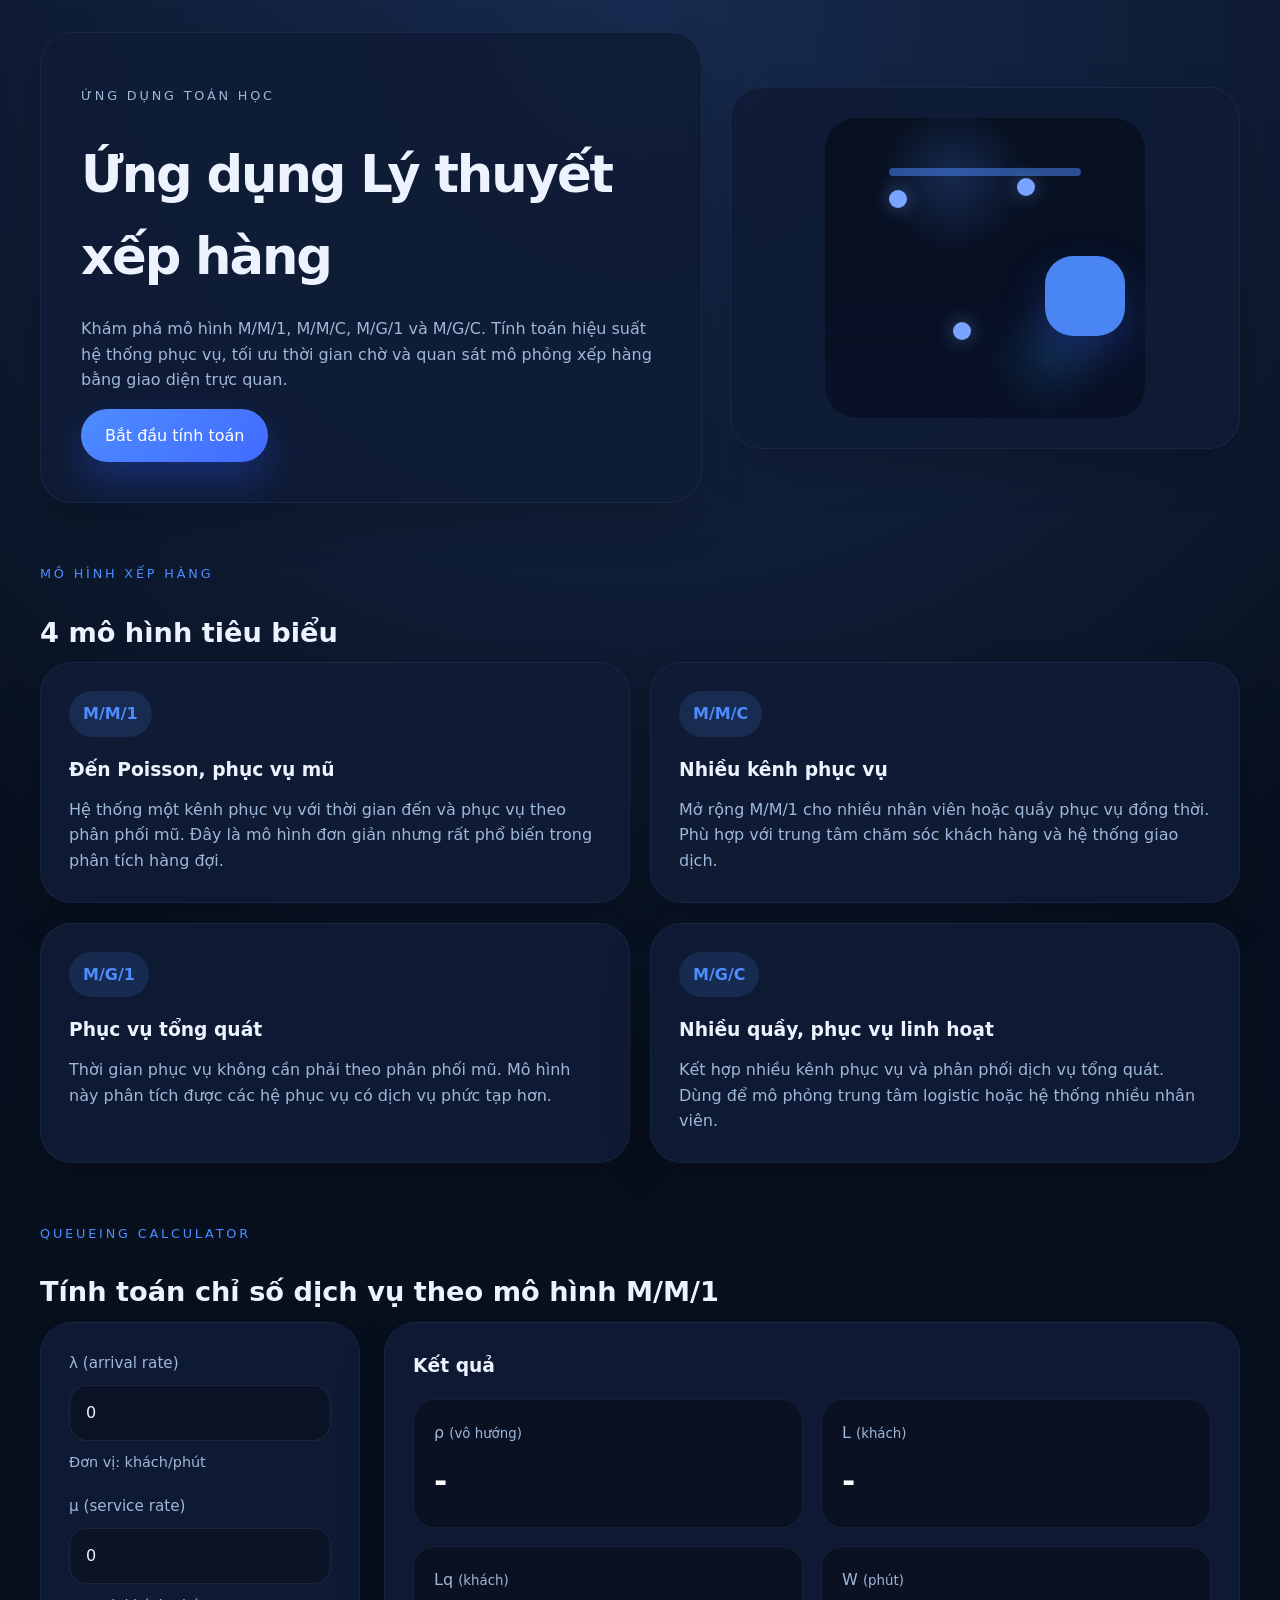
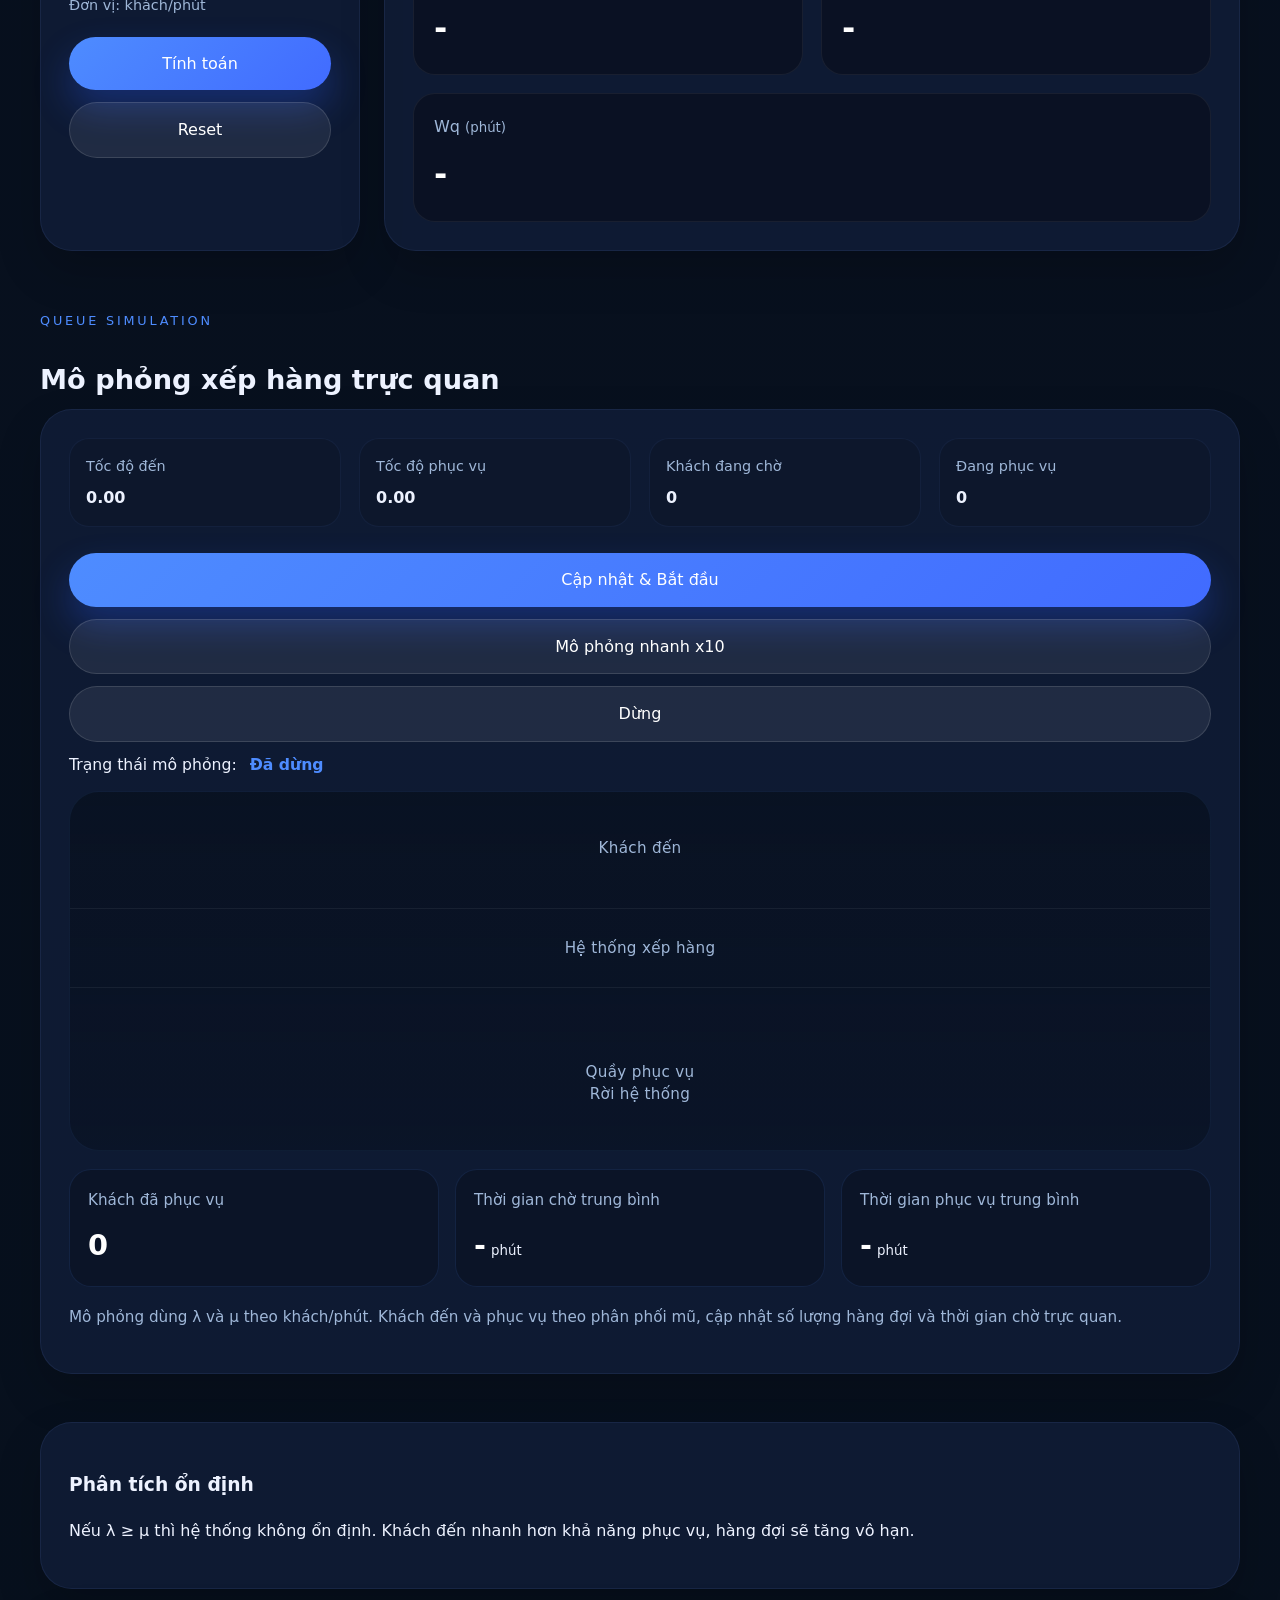
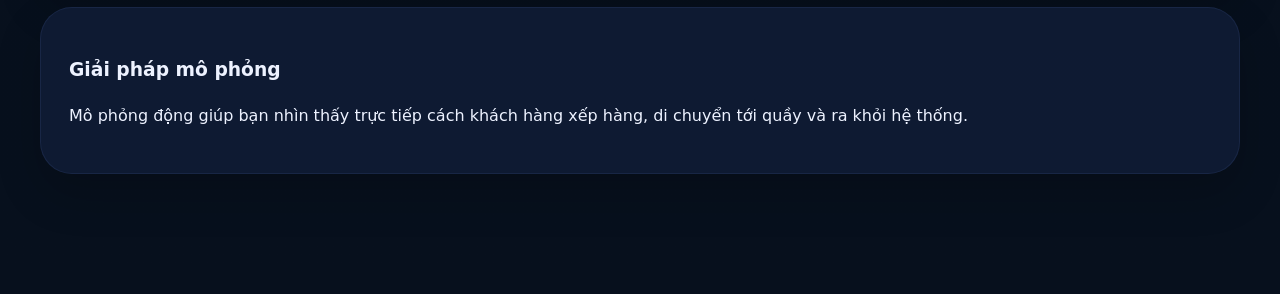
<file: index.html>
<!DOCTYPE html>
<html lang="vi">
<head>
  <meta charset="UTF-8">
  <meta name="viewport" content="width=device-width, initial-scale=1.0">
  <title>Ứng dụng Lý thuyết xếp hàng</title>
  <link rel="stylesheet" href="style.css">
</head>
<body>
  <main class="page-shell">
    <header class="hero">
      <div class="hero-copy card">
        <p class="eyebrow">Ứng dụng toán học</p>
        <h1>Ứng dụng Lý thuyết xếp hàng</h1>
        <p>Khám phá mô hình M/M/1, M/M/C, M/G/1 và M/G/C. Tính toán hiệu suất hệ thống phục vụ, tối ưu thời gian chờ và quan sát mô phỏng xếp hàng bằng giao diện trực quan.</p>
        <a class="btn btn-primary" href="#calculator">Bắt đầu tính toán</a>
      </div>
      <div class="hero-visual card">
        <div class="hero-graphic">
          <div class="hero-dot"></div>
          <div class="hero-dot"></div>
          <div class="hero-dot"></div>
          <div class="hero-line"></div>
          <div class="hero-counter"></div>
        </div>
      </div>
    </header>

    <section class="section models" id="models">
      <div class="section-header">
        <p class="eyebrow">Mô hình xếp hàng</p>
        <h2>4 mô hình tiêu biểu</h2>
      </div>
      <div class="grid cards-grid">
        <article class="model-card card">
          <span class="model-badge">M/M/1</span>
          <h3>Đến Poisson, phục vụ mũ</h3>
          <p>Hệ thống một kênh phục vụ với thời gian đến và phục vụ theo phân phối mũ. Đây là mô hình đơn giản nhưng rất phổ biến trong phân tích hàng đợi.</p>
        </article>
        <article class="model-card card">
          <span class="model-badge">M/M/C</span>
          <h3>Nhiều kênh phục vụ</h3>
          <p>Mở rộng M/M/1 cho nhiều nhân viên hoặc quầy phục vụ đồng thời. Phù hợp với trung tâm chăm sóc khách hàng và hệ thống giao dịch.</p>
        </article>
        <article class="model-card card">
          <span class="model-badge">M/G/1</span>
          <h3>Phục vụ tổng quát</h3>
          <p>Thời gian phục vụ không cần phải theo phân phối mũ. Mô hình này phân tích được các hệ phục vụ có dịch vụ phức tạp hơn.</p>
        </article>
        <article class="model-card card">
          <span class="model-badge">M/G/C</span>
          <h3>Nhiều quầy, phục vụ linh hoạt</h3>
          <p>Kết hợp nhiều kênh phục vụ và phân phối dịch vụ tổng quát. Dùng để mô phỏng trung tâm logistic hoặc hệ thống nhiều nhân viên.</p>
        </article>
      </div>
    </section>

    <section class="section calculator" id="calculator">
      <div class="section-header">
        <p class="eyebrow">Queueing Calculator</p>
        <h2>Tính toán chỉ số dịch vụ theo mô hình M/M/1</h2>
      </div>
      <div class="calculator-grid">
        <form class="calc-panel card" id="queueForm">
          <div class="form-group">
            <label for="lambda">λ (arrival rate)</label>
            <input id="lambda" type="number" min="0" step="0.1" placeholder="Nhập λ" value="0">
            <span class="unit-label">Đơn vị: khách/phút</span>
          </div>
          <div class="form-group">
            <label for="mu">μ (service rate)</label>
            <input id="mu" type="number" min="0" step="0.1" placeholder="Nhập μ" value="0">
            <span class="unit-label">Đơn vị: khách/phút</span>
          </div>
          <div class="form-actions">
            <button type="submit" class="btn btn-primary">Tính toán</button>
            <button type="button" class="btn btn-secondary" id="resetButton">Reset</button>
          </div>
          <p class="warning" id="warningText"></p>
        </form>

        <div class="result-panel card">
          <h3>Kết quả</h3>
          <div class="result-grid">
            <div class="result-card">
              <span>ρ <small>(vô hướng)</small></span>
              <strong id="rho">-</strong>
            </div>
            <div class="result-card">
              <span>L <small>(khách)</small></span>
              <strong id="L">-</strong>
            </div>
            <div class="result-card">
              <span>Lq <small>(khách)</small></span>
              <strong id="Lq">-</strong>
            </div>
            <div class="result-card">
              <span>W <small>(phút)</small></span>
              <strong id="W">-</strong>
            </div>
            <div class="result-card full-width">
              <span>Wq <small>(phút)</small></span>
              <strong id="Wq">-</strong>
            </div>
          </div>
        </div>
      </div>
    </section>

    <section class="section simulation" id="simulation">
      <div class="section-header">
        <p class="eyebrow">Queue Simulation</p>
        <h2>Mô phỏng xếp hàng trực quan</h2>
      </div>
      <div class="sim-board card">
        <div class="sim-info">
          <div>
            <span class="small-label">Tốc độ đến</span>
            <strong id="displayLambda">0.00</strong>
          </div>
          <div>
            <span class="small-label">Tốc độ phục vụ</span>
            <strong id="displayMu">0.00</strong>
          </div>
          <div>
            <span class="small-label">Khách đang chờ</span>
            <strong id="displayQueue">0</strong>
          </div>
          <div>
            <span class="small-label">Đang phục vụ</span>
            <strong id="displayService">0</strong>
          </div>
        </div>
        <div class="sim-actions">
          <button type="button" class="btn btn-primary" id="startSimButton">Cập nhật &amp; Bắt đầu</button>
          <button type="button" class="btn btn-secondary" id="fastSimButton">Mô phỏng nhanh x10</button>
          <button type="button" class="btn btn-secondary" id="stopSimButton">Dừng</button>
        </div>
        <div class="sim-status">
          <span>Trạng thái mô phỏng:</span>
          <strong id="simStatus">Đang dừng</strong>
        </div>
        <div class="sim-viewport" id="simViewport">
          <div class="sim-zone sim-entry">
            <span>Khách đến</span>
          </div>
          <div class="sim-zone sim-queue">
            <span>Hệ thống xếp hàng</span>
          </div>
          <div class="sim-zone sim-server">
            <span>Quầy phục vụ</span>
          </div>
          <div class="sim-zone sim-exit">
            <span>Rời hệ thống</span>
          </div>
        </div>
        <div class="sim-detail-grid">
          <div class="detail-card">
            <span>Khách đã phục vụ</span>
            <strong id="displayServed">0</strong>
          </div>
          <div class="detail-card">
            <span>Thời gian chờ trung bình</span>
            <strong id="displayWqSim">-</strong>
            <small>phút</small>
          </div>
          <div class="detail-card">
            <span>Thời gian phục vụ trung bình</span>
            <strong id="displayWSim">-</strong>
            <small>phút</small>
          </div>
        </div>
        <p class="sim-note">Mô phỏng dùng λ và μ theo khách/phút. Khách đến và phục vụ theo phân phối mũ, cập nhật số lượng hàng đợi và thời gian chờ trực quan.</p>
      </div>
    </section>

    <section class="section features">
      <div class="feature-card card">
        <h3>Phân tích ổn định</h3>
        <p>Nếu λ ≥ μ thì hệ thống không ổn định. Khách đến nhanh hơn khả năng phục vụ, hàng đợi sẽ tăng vô hạn.</p>
      </div>
      <div class="feature-card card">
        <h3>Giải pháp mô phỏng</h3>
        <p>Mô phỏng động giúp bạn nhìn thấy trực tiếp cách khách hàng xếp hàng, di chuyển tới quầy và ra khỏi hệ thống.</p>
      </div>
    </section>
  </main>

  <script src="script.js"></script>
</body>
</html>
</file>
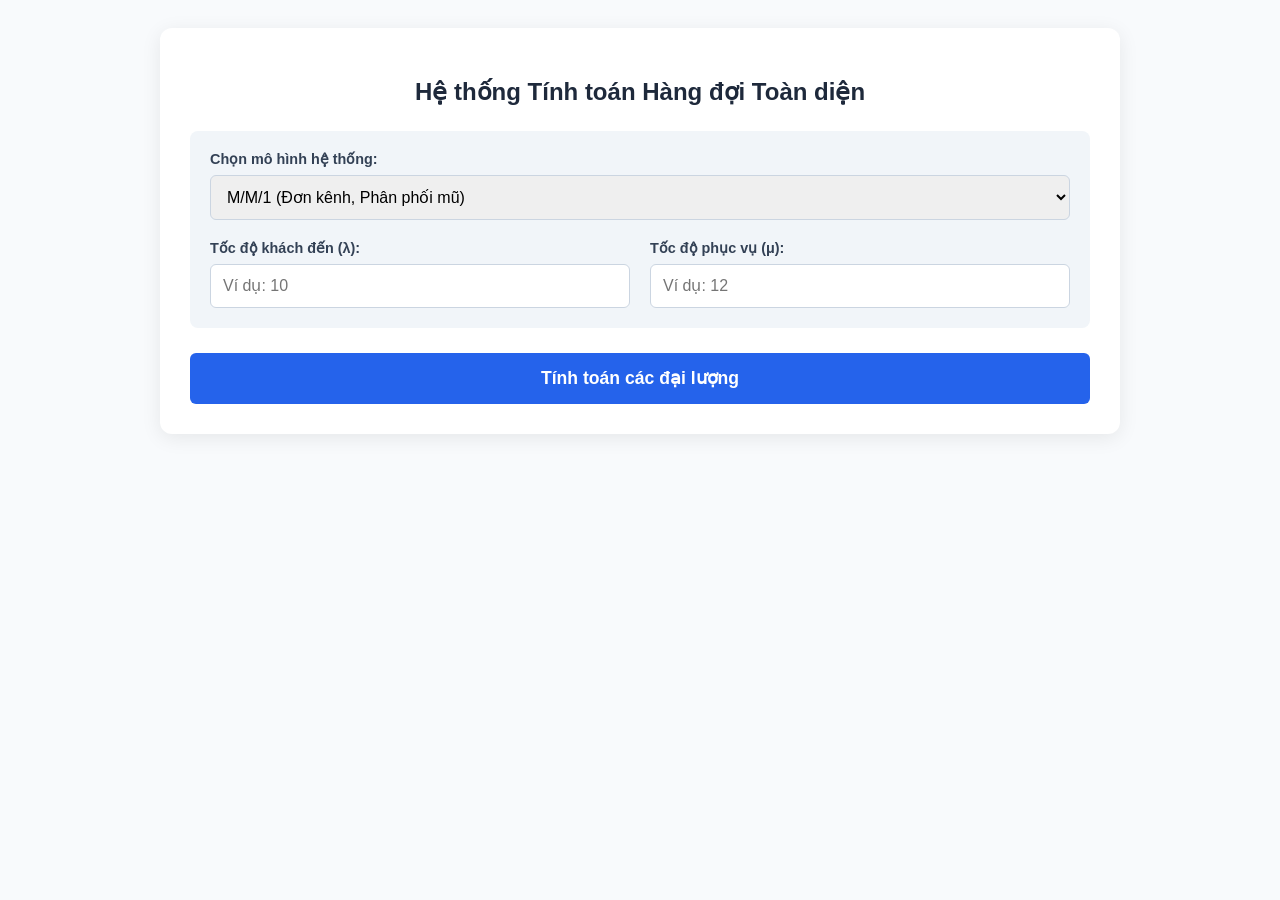
<file: code.html>
<!DOCTYPE html>
<html lang="vi">
<head>
    <meta charset="UTF-8">
    <meta name="viewport" content="width=device-width, initial-scale=1.0">
    <title>Queueing Theory Master - 4 Models</title>
    <style>
        :root { --primary: #1e293b; --accent: #2563eb; --bg: #f8fafc; }
        body { font-family: 'Segoe UI', Tahoma, Geneva, Verdana, sans-serif; background: var(--bg); padding: 20px; color: #334155; }
        .container { max-width: 900px; margin: 0 auto; background: white; padding: 30px; border-radius: 12px; box-shadow: 0 4px 20px rgba(0,0,0,0.08); }
        h2 { text-align: center; color: var(--primary); margin-bottom: 25px; }
        .config-grid { display: grid; grid-template-columns: 1fr 1fr; gap: 20px; margin-bottom: 25px; background: #f1f5f9; padding: 20px; border-radius: 8px; }
        .full { grid-column: span 2; }
        label { display: block; font-weight: 600; margin-bottom: 8px; font-size: 0.9rem; }
        select, input { width: 100%; padding: 12px; border: 1px solid #cbd5e1; border-radius: 6px; box-sizing: border-box; font-size: 1rem; }
        button { width: 100%; padding: 15px; background: var(--accent); color: white; border: none; border-radius: 6px; cursor: pointer; font-weight: bold; font-size: 1.1rem; transition: 0.2s; }
        button:hover { background: #1d4ed8; }
        .results { margin-top: 30px; display: none; }
        table { width: 100%; border-collapse: collapse; }
        th, td { padding: 15px; text-align: left; border-bottom: 1px solid #e2e8f0; }
        th { background: #f8fafc; color: #64748b; font-size: 0.8rem; text-transform: uppercase; }
        .val { font-weight: bold; color: var(--accent); font-family: 'Courier New', Courier, monospace; font-size: 1.1rem; }
        .hidden { display: none; }
    </style>
</head>
<body>

<div class="container">
    <h2>Hệ thống Tính toán Hàng đợi Toàn diện</h2>
    
    <div class="config-grid">
        <div class="full">
            <label>Chọn mô hình hệ thống:</label>
            <select id="model" onchange="toggleFields()">
                <option value="mm1">M/M/1 (Đơn kênh, Phân phối mũ)</option>
                <option value="mmc">M/M/c (Đa kênh, Phân phối mũ)</option>
                <option value="mg1">M/G/1 (Đơn kênh, Phục vụ tùy ý)</option>
                <option value="mgc">M/G/c (Đa kênh, Phục vụ tùy ý - Xấp xỉ)</option>
            </select>
        </div>

        <div>
            <label>Tốc độ khách đến (λ):</label>
            <input type="number" id="lambda" step="any" placeholder="Ví dụ: 10">
        </div>

        <div>
            <label>Tốc độ phục vụ (μ):</label>
            <input type="number" id="mu" step="any" placeholder="Ví dụ: 12">
        </div>

        <div id="c_box" class="hidden">
            <label>Số máy phục vụ (c):</label>
            <input type="number" id="c_val" value="2" min="1">
        </div>

        <div id="sigma_box" class="hidden">
            <label>Độ lệch chuẩn phục vụ (σ):</label>
            <input type="number" id="sigma" value="0" step="any" placeholder="σ = 0 là M/D/c">
        </div>
    </div>

    <button onclick="runCalculations()">Tính toán các đại lượng</button>

    <div id="results" class="results">
        <table>
            <thead>
                <tr><th>Ký hiệu</th><th>Giá trị</th><th>Mô tả chi tiết</th></tr>
            </thead>
            <tbody id="res-body"></tbody>
        </table>
    </div>
</div>

<script>
function toggleFields() {
    const m = document.getElementById('model').value;
    document.getElementById('c_box').classList.toggle('hidden', m !== 'mmc' && m !== 'mgc');
    document.getElementById('sigma_box').classList.toggle('hidden', m !== 'mg1' && m !== 'mgc');
}

function fact(n) { return n <= 1 ? 1 : n * fact(n - 1); }

function runCalculations() {
    const l = parseFloat(document.getElementById('lambda').value);
    const m = parseFloat(document.getElementById('mu').value);
    const model = document.getElementById('model').value;
    const c = parseInt(document.getElementById('c_val').value) || 1;
    const sigma = parseFloat(document.getElementById('sigma').value) || 0;

    if (isNaN(l) || isNaN(m)) return alert("Vui lòng nhập λ và μ!");
    
    let L, Lq, Ls, W, Wq, Ws, P0, Pwait, rho_system;
    Ws = 1 / m;
    let r = l / m;
    rho_system = r / c;

    if (rho_system >= 1) return alert("Hệ thống không ổn định (λ ≥ cμ). Hàng đợi sẽ dài vô hạn!");

    if (model === 'mm1') {
        P0 = 1 - r;
        Pwait = r;
        L = r / (1 - r);
        Lq = (r * r) / (1 - r);
        W = 1 / (m - l);
        Wq = l / (m * (m - l));
    } 
    else if (model === 'mmc') {
        let sum = 0;
        for (let n = 0; n < c; n++) sum += Math.pow(r, n) / fact(n);
        sum += (Math.pow(r, c) / (fact(c) * (1 - rho_system)));
        P0 = 1 / sum;
        Pwait = (Math.pow(r, c) * P0) / (fact(c) * (1 - rho_system));
        Lq = (Pwait * rho_system) / (1 - rho_system);
        Wq = Lq / l;
        W = Wq + Ws;
        L = l * W;
    }
    else if (model === 'mg1') {
        P0 = 1 - r;
        Pwait = r;
        // Công thức Pollaczek-Khinchine
        Lq = (Math.pow(l, 2) * Math.pow(sigma, 2) + Math.pow(r, 2)) / (2 * (1 - r));
        Wq = Lq / l;
        W = Wq + Ws;
        L = l * W;
    }
    else if (model === 'mgc') {
        // Xấp xỉ Lee-Longton
        let sum = 0;
        for (let n = 0; n < c; n++) sum += Math.pow(r, n) / fact(n);
        sum += (Math.pow(r, c) / (fact(c) * (1 - rho_system)));
        let P0_mmc = 1 / sum;
        let Pwait_mmc = (Math.pow(r, c) * P0_mmc) / (fact(c) * (1 - rho_system));
        let Wq_mmc = (Pwait_mmc * rho_system) / (l * (1 - rho_system));
        
        let Cs = sigma * m; // Hệ số biến thiên
        Wq = Wq_mmc * ((Math.pow(Cs, 2) + 1) / 2);
        W = Wq + Ws;
        Lq = l * Wq;
        L = l * W;
        P0 = P0_mmc; // Xấp xỉ
        Pwait = Pwait_mmc; // Xấp xỉ
    }

    Ls = r; // Số khách đang được phục vụ trung bình (λ/μ)

    const data = [
        ["P0", P0, "Xác suất hệ thống rỗng (không có ai)"],
        ["P > 0", Pwait, "Xác suất khách đến phải chờ"],
        ["L", L, "Số lượng khách trung bình trong toàn hệ thống"],
        ["Lq", Lq, "Số lượng khách trung bình đang đứng chờ"],
        ["Ls", Ls, "Số lượng khách trung bình đang được phục vụ"],
        ["W", W, "Tổng thời gian trung bình trong hệ thống"],
        ["Wq", Wq, "Thời gian trung bình phải chờ trong hàng"],
        ["Ws", Ws, "Thời gian phục vụ trung bình (1/μ)"]
    ];

    let html = '';
    data.forEach(d => {
        html += `<tr><td><b>${d[0]}</b></td><td class="val">${d[1].toFixed(5)}</td><td>${d[2]}</td></tr>`;
    });
    document.getElementById('res-body').innerHTML = html;
    document.getElementById('results').style.display = 'block';
}
</script>

</body>
</html>
</file>
<file: style.css>
:root {
  color-scheme: dark;
  --bg: #0b1220;
  --surface: #111b33;
  --surface-soft: #162247;
  --surface-lighter: #1f2f55;
  --text: #edf2ff;
  --muted: #9fb7d8;
  --accent: #4e8cff;
  --accent-soft: #2d5ecf;
  --danger: #ff6b6b;
  --shadow: 0 20px 45px rgba(0, 0, 0, 0.18);
  font-family: Inter, ui-sans-serif, system-ui, -apple-system, BlinkMacSystemFont, "Segoe UI", sans-serif;
}

* {
  box-sizing: border-box;
}

html, body {
  margin: 0;
  min-height: 100%;
  background: radial-gradient(circle at top, rgba(78, 140, 255, 0.22), transparent 30%),
    linear-gradient(180deg, #08101f 0%, #07101d 100%);
  color: var(--text);
}

body {
  line-height: 1.6;
}

button, input {
  font: inherit;
}

button {
  width: auto;
  min-width: 140px;
}

.unit-label {
  color: var(--muted);
  font-size: 0.9rem;
}

.sim-status {
  margin-bottom: 14px;
  color: var(--text);
  font-size: 0.98rem;
}

.sim-status strong {
  color: var(--accent);
  margin-left: 8px;
}

.page-shell {
  width: min(1200px, calc(100% - 32px));
  margin: 0 auto;
  padding: 32px 0 72px;
}

.hero {
  display: grid;
  grid-template-columns: 1.3fr 1fr;
  gap: 28px;
  align-items: center;
  margin-bottom: 48px;
}

.hero-copy {
  background: linear-gradient(180deg, rgba(18, 38, 80, 0.96), rgba(12, 18, 32, 0.98));
  padding: 40px;
}

.hero h1 {
  font-size: clamp(2.6rem, 4vw, 4rem);
  margin: 12px 0 18px;
  letter-spacing: -0.04em;
}

.hero p {
  max-width: 680px;
  color: var(--muted);
}

.eyebrow {
  display: inline-flex;
  text-transform: uppercase;
  letter-spacing: 0.22em;
  font-size: 0.8rem;
  color: var(--accent);
  margin-bottom: 16px;
}

.btn {
  display: inline-flex;
  align-items: center;
  justify-content: center;
  padding: 14px 24px;
  border: none;
  border-radius: 999px;
  transition: transform 0.2s ease, box-shadow 0.2s ease, background 0.2s ease;
  cursor: pointer;
  text-decoration: none;
}

.btn:hover {
  transform: translateY(-2px);
}

.btn-primary {
  color: white;
  background: linear-gradient(135deg, var(--accent), #416bff);
  box-shadow: 0 18px 36px rgba(44, 93, 255, 0.3);
}

.btn-secondary {
  color: white;
  background: rgba(255, 255, 255, 0.08);
  border: 1px solid rgba(255, 255, 255, 0.12);
}

.form-actions {
  display: flex;
  gap: 12px;
  flex-wrap: wrap;
}

.sim-actions {
  margin: 18px 0 10px;
  display: flex;
  gap: 12px;
  flex-wrap: wrap;
}

.sim-detail-grid {
  display: grid;
  grid-template-columns: repeat(3, minmax(0, 1fr));
  gap: 16px;
  margin-top: 18px;
}

.detail-card {
  background: rgba(12, 21, 40, 0.95);
  border: 1px solid rgba(78, 140, 255, 0.12);
  border-radius: 22px;
  padding: 18px;
}

.detail-card span {
  display: block;
  color: var(--muted);
  margin-bottom: 10px;
  font-size: 0.95rem;
}

.detail-card strong {
  font-size: 1.8rem;
  color: white;
}

.sim-note {
  margin-top: 18px;
  color: var(--muted);
  font-size: 0.95rem;
  line-height: 1.6;
}

.hero-visual {
  padding: 30px;
  min-height: 340px;
  display: grid;
  place-items: center;
}

.hero-graphic {
  position: relative;
  width: 100%;
  max-width: 320px;
  height: 300px;
  border-radius: 32px;
  background: radial-gradient(circle at 40% 20%, rgba(78, 140, 255, 0.2), transparent 24%),
    radial-gradient(circle at 70% 80%, rgba(55, 180, 255, 0.12), transparent 18%),
    linear-gradient(180deg, rgba(8, 16, 32, 0.95), #081126);
  overflow: hidden;
}

.hero-line {
  position: absolute;
  left: 20%;
  top: 50px;
  width: 60%;
  height: 8px;
  background: rgba(78, 140, 255, 0.5);
  border-radius: 999px;
}

.hero-counter {
  position: absolute;
  right: 20px;
  top: 46%;
  width: 80px;
  height: 80px;
  border-radius: 28px;
  background: rgba(78, 140, 255, 0.95);
  box-shadow: 0 20px 40px rgba(46, 87, 212, 0.35);
}

.hero-dot {
  position: absolute;
  width: 18px;
  height: 18px;
  border-radius: 50%;
  background: #79a4ff;
  box-shadow: 0 0 18px rgba(121, 164, 255, 0.45);
  animation: drift 5s ease-in-out infinite alternate;
}

.hero-dot:nth-child(1) { left: 20%; top: 24%; animation-delay: 0s; }
.hero-dot:nth-child(2) { left: 40%; top: 68%; animation-delay: 0.7s; }
.hero-dot:nth-child(3) { left: 60%; top: 20%; animation-delay: 1.4s; }

@keyframes drift {
  to { transform: translateY(-18px) translateX(8px); }
}

.section {
  margin-bottom: 48px;
}

.section-header h2 {
  margin: 10px 0 8px;
  font-size: clamp(1.7rem, 2vw, 2.4rem);
}

.cards-grid {
  display: grid;
  grid-template-columns: repeat(2, minmax(0, 1fr));
  gap: 20px;
}

.model-card {
  padding: 28px;
  transition: transform 0.25s ease, box-shadow 0.25s ease;
}

.model-card:hover {
  transform: translateY(-6px);
  box-shadow: var(--shadow);
}

.model-badge {
  display: inline-flex;
  padding: 10px 14px;
  background: rgba(78, 140, 255, 0.14);
  border-radius: 999px;
  color: var(--accent);
  margin-bottom: 18px;
  font-weight: 600;
}

.model-card h3 {
  margin: 0 0 12px;
}

.model-card p {
  margin: 0;
  color: var(--muted);
}

.calculator-grid {
  display: grid;
  grid-template-columns: 320px minmax(0, 1fr);
  gap: 24px;
}

.card {
  background: rgba(16, 28, 54, 0.9);
  border: 1px solid rgba(120, 156, 255, 0.09);
  border-radius: 32px;
  box-shadow: var(--shadow);
}

.calc-panel {
  padding: 28px;
}

.form-group {
  display: grid;
  gap: 10px;
  margin-bottom: 20px;
}

label {
  color: var(--muted);
  font-size: 0.95rem;
}

input {
  width: 100%;
  padding: 14px 16px;
  border-radius: 18px;
  border: 1px solid rgba(255, 255, 255, 0.08);
  background: rgba(12, 20, 38, 0.95);
  color: var(--text);
  outline: none;
  transition: border-color 0.2s ease, box-shadow 0.2s ease;
}

input:focus {
  border-color: rgba(78, 140, 255, 0.65);
  box-shadow: 0 0 0 4px rgba(78, 140, 255, 0.1);
}

button {
  width: 100%;
}

.warning {
  color: var(--danger);
  margin-top: 18px;
  min-height: 1.2rem;
}

.result-panel {
  padding: 28px;
}

.result-panel h3 {
  margin-top: 0;
}

.result-grid {
  display: grid;
  grid-template-columns: repeat(2, minmax(0, 1fr));
  gap: 18px;
  margin-top: 18px;
}

.result-card {
  background: rgba(10, 17, 33, 0.85);
  padding: 20px;
  border-radius: 22px;
  border: 1px solid rgba(255, 255, 255, 0.06);
}

.full-width {
  grid-column: 1 / -1;
}

.result-card span {
  display: block;
  color: var(--muted);
  margin-bottom: 10px;
}

.result-card strong {
  font-size: 2rem;
  color: white;
}

.sim-board {
  padding: 28px;
}

.sim-info {
  display: grid;
  grid-template-columns: repeat(4, minmax(0, 1fr));
  gap: 18px;
  margin-bottom: 26px;
}

.sim-info div {
  background: rgba(14, 24, 44, 0.9);
  border-radius: 20px;
  padding: 16px;
  border: 1px solid rgba(92, 141, 255, 0.08);
}

.small-label {
  display: block;
  font-size: 0.9rem;
  color: var(--muted);
  margin-bottom: 6px;
}

.sim-viewport {
  position: relative;
  height: 360px;
  border-radius: 30px;
  overflow: hidden;
  background: linear-gradient(180deg, rgba(9, 18, 34, 0.95), rgba(10, 19, 37, 0.8));
  border: 1px solid rgba(95, 148, 255, 0.08);
}

.sim-zone {
  position: absolute;
  left: 0;
  right: 0;
  height: 80px;
  display: flex;
  align-items: center;
  justify-content: center;
  color: var(--muted);
  font-size: 0.95rem;
  letter-spacing: 0.02em;
}

.sim-entry { top: 16px; }
.sim-queue { top: 116px; border-top: 1px solid rgba(255,255,255,0.06); border-bottom: 1px solid rgba(255,255,255,0.06); }
.sim-server { top: 240px; }
.sim-exit { bottom: 16px; }

.customer {
  position: absolute;
  width: 44px;
  height: 44px;
  border-radius: 50%;
  background: linear-gradient(135deg, #7bb7ff, #4a7dff);
  box-shadow: 0 12px 24px rgba(73, 125, 255, 0.3);
  display: grid;
  place-items: center;
  color: white;
  font-weight: 700;
  transition: transform 0.6s ease, opacity 0.4s ease;
}

.customer.service {
  background: linear-gradient(135deg, #4ff0d8, #2bb5ff);
}

.customer.exit {
  opacity: 0;
}

.feature-card {
  padding: 28px;
  margin-bottom: 18px;
}

@media (max-width: 960px) {
  .hero {
    grid-template-columns: 1fr;
  }
  .calculator-grid {
    grid-template-columns: 1fr;
  }
  .sim-info {
    grid-template-columns: repeat(2, minmax(0, 1fr));
  }
}

@media (max-width: 680px) {
  .page-shell {
    width: calc(100% - 24px);
    padding-top: 24px;
  }
  .hero, .cards-grid, .result-grid, .sim-info {
    gap: 18px;
  }
  .hero-copy, .hero-visual, .calc-panel, .result-panel, .sim-board, .feature-card {
    padding: 22px;
  }
  .hero h1 {
    font-size: 2.6rem;
  }
  .sim-viewport {
    height: 300px;
  }
}
</file>
